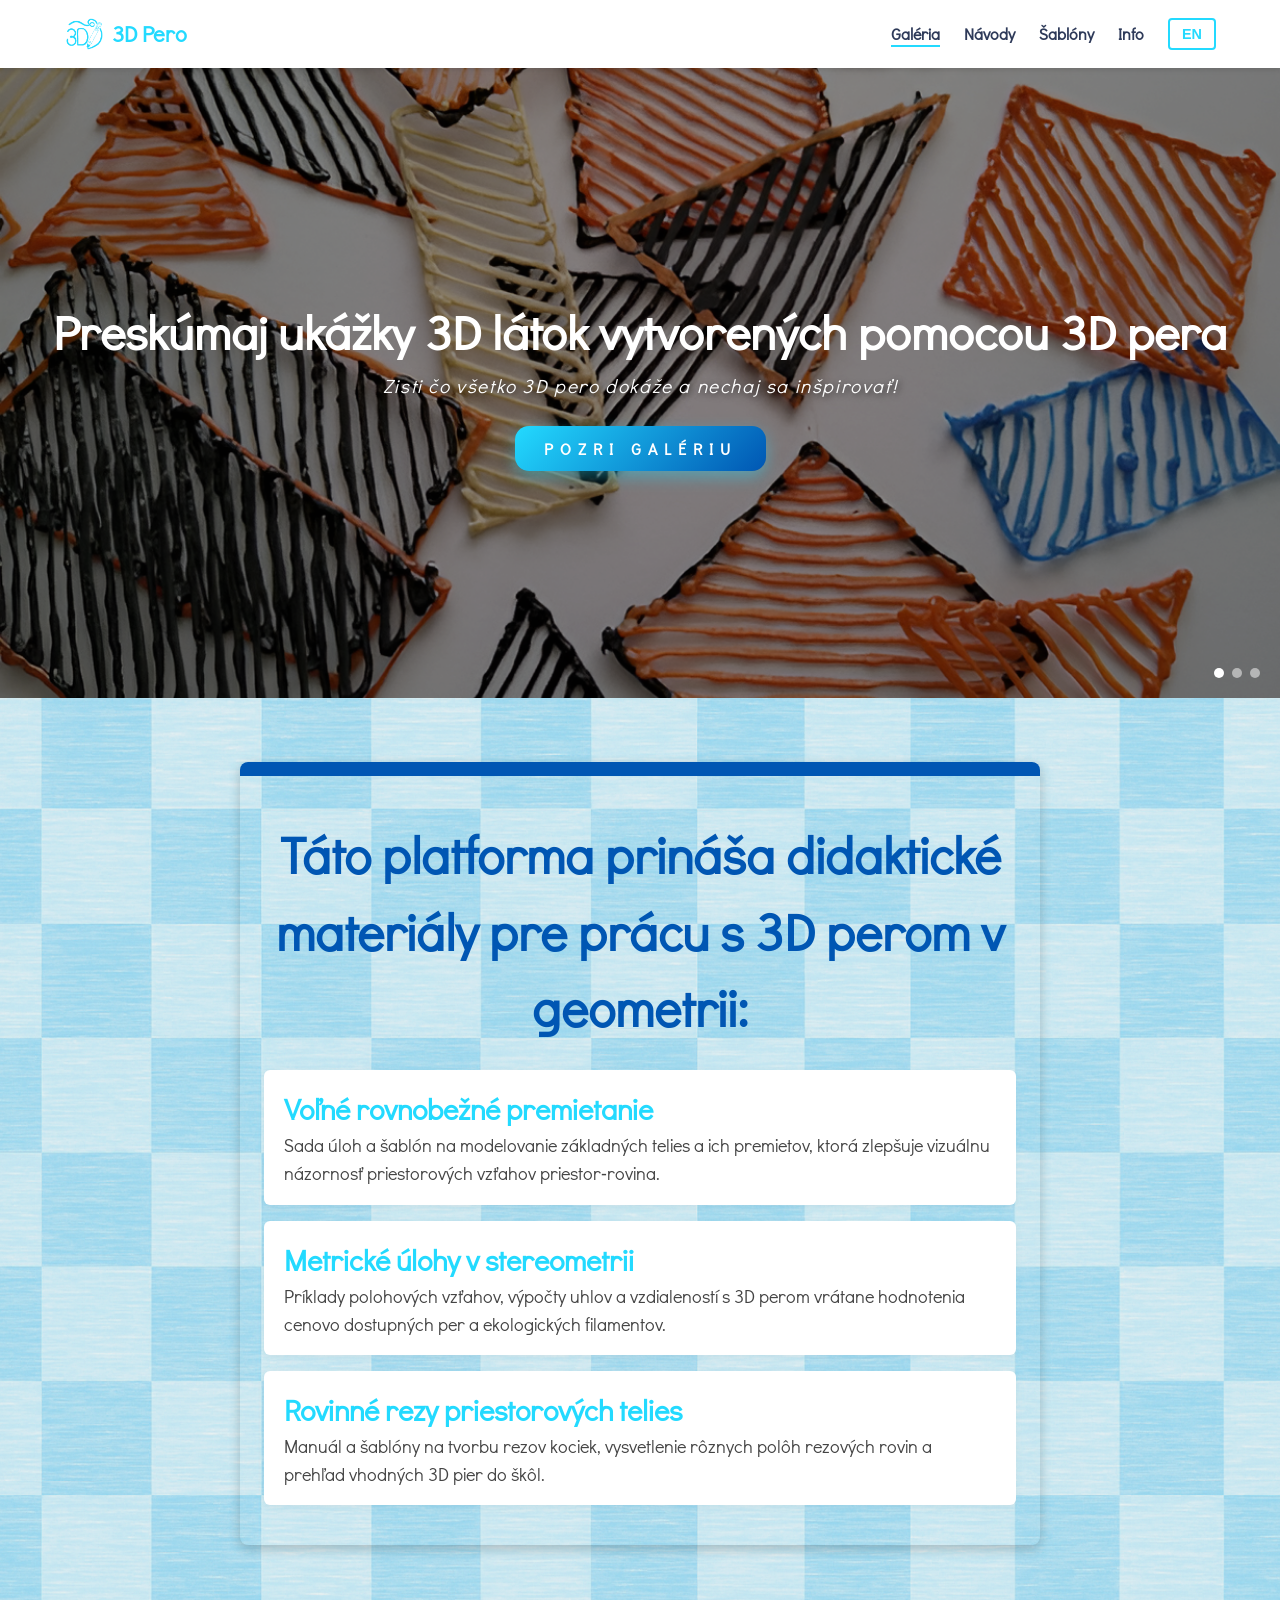
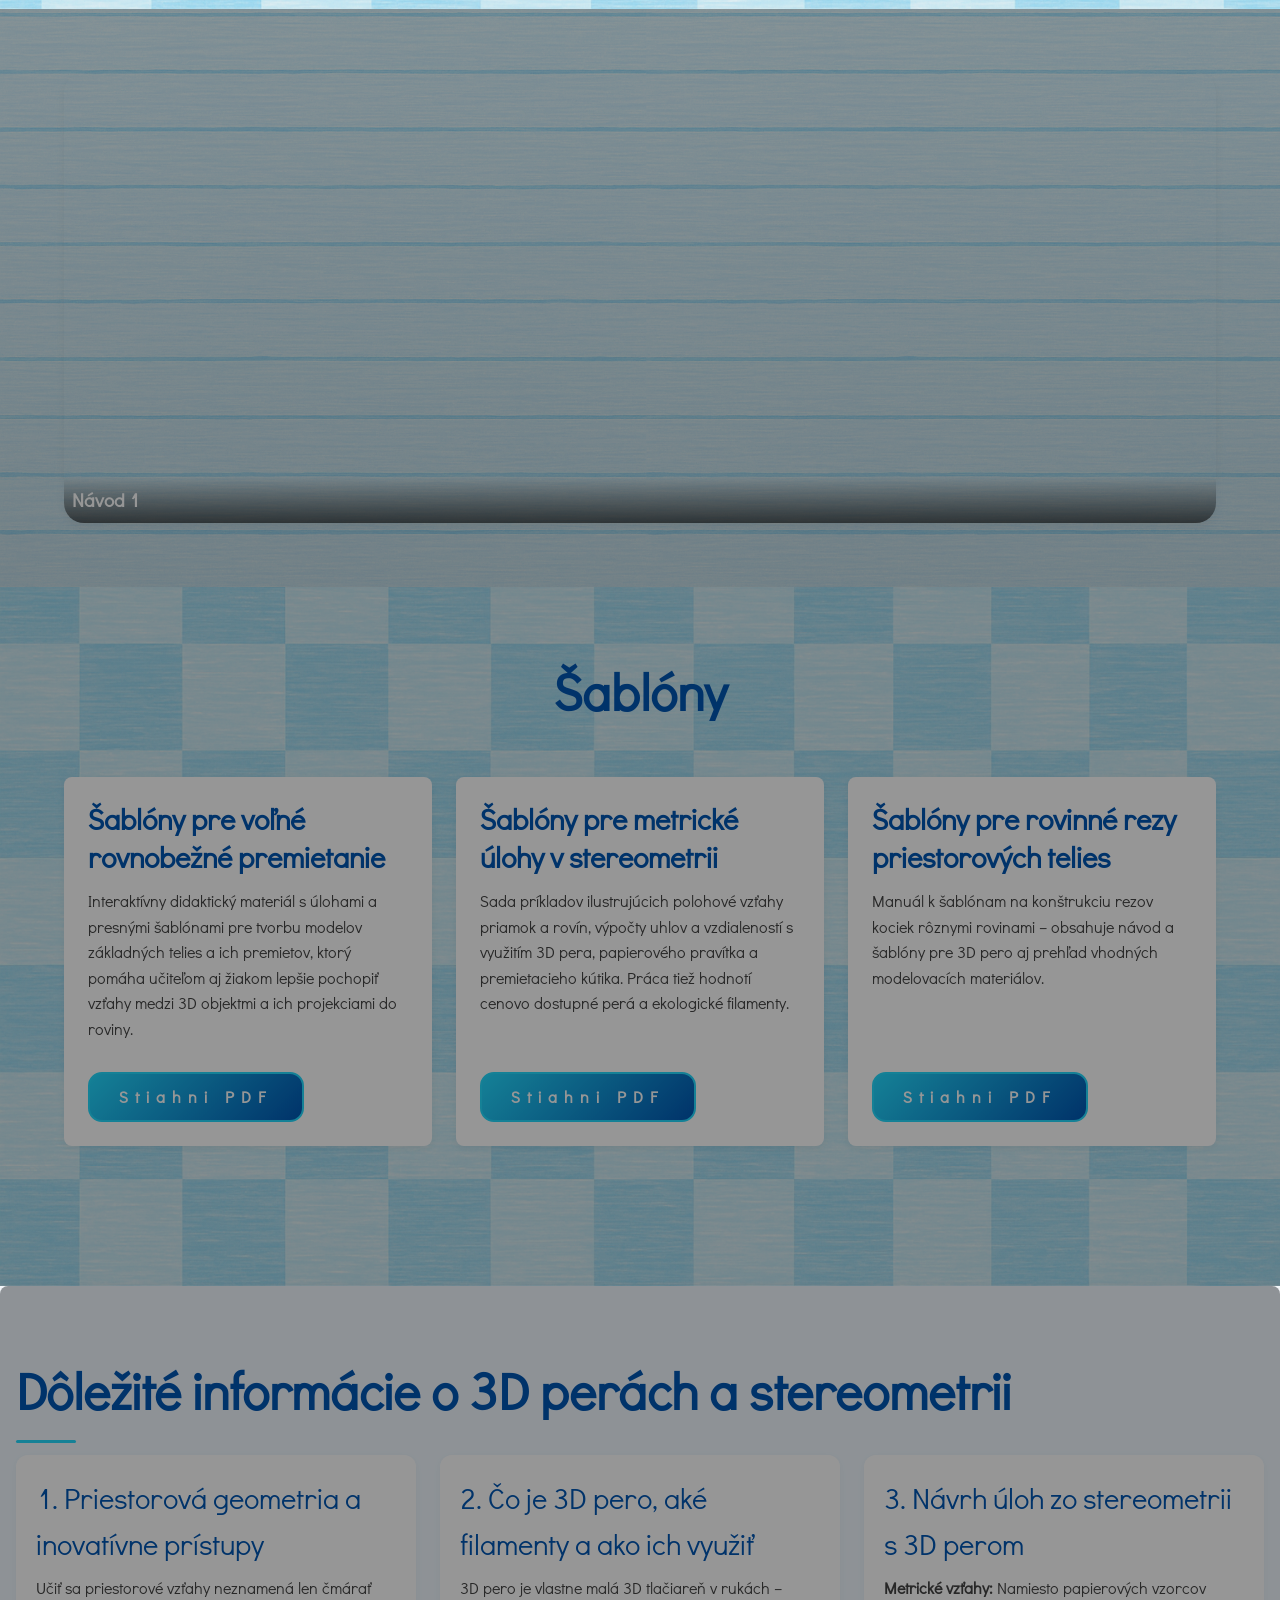
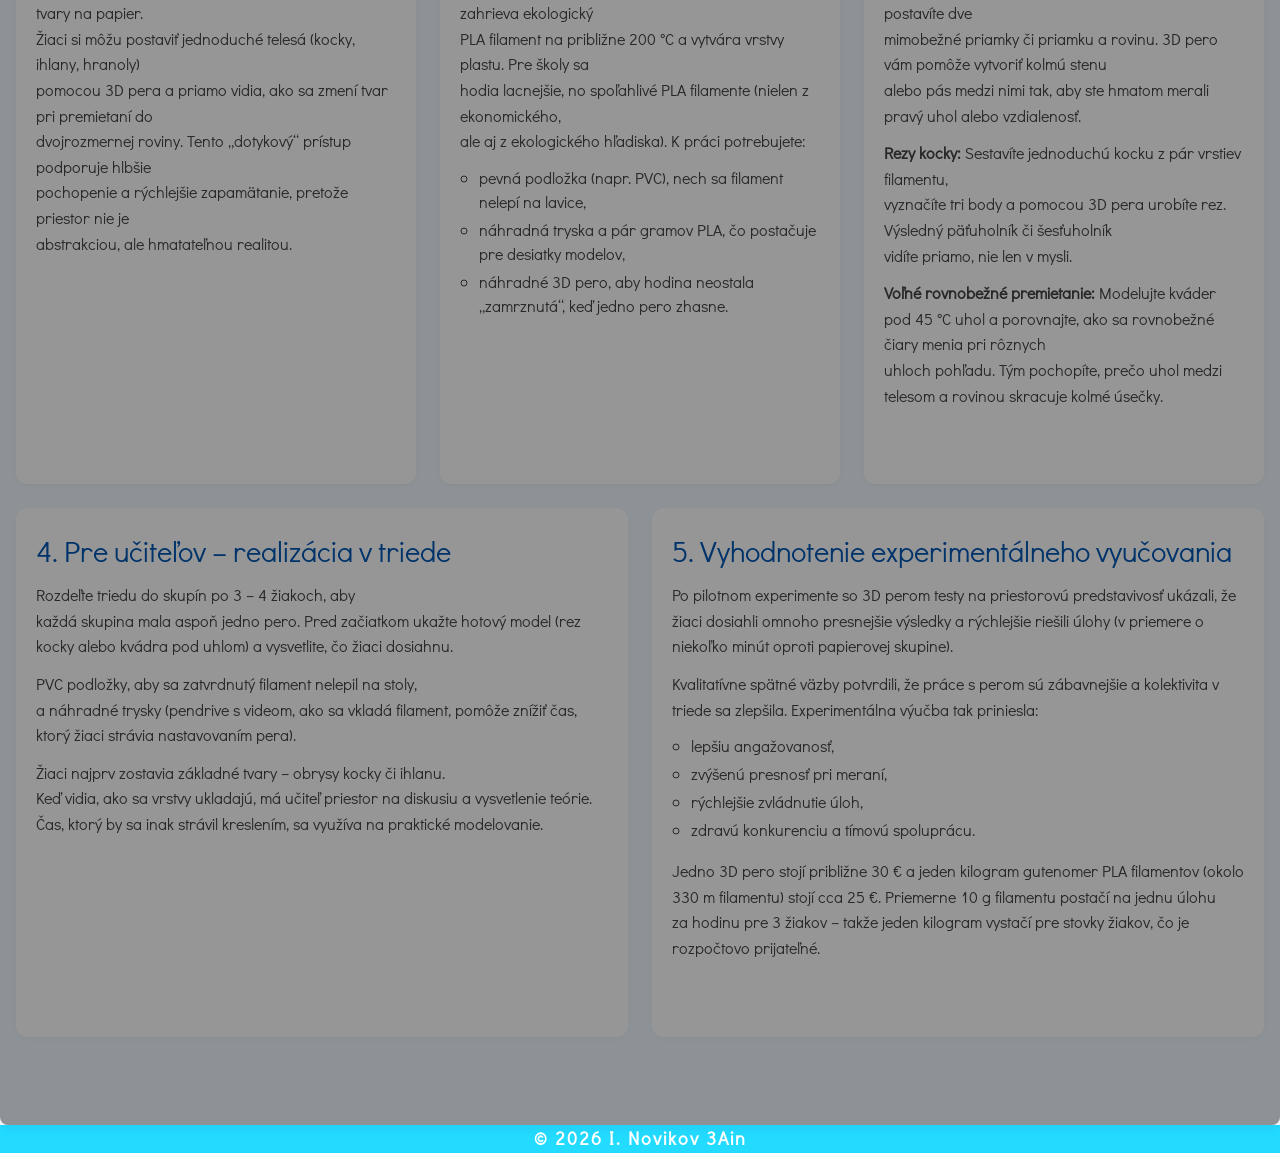
<file: Website/CrossSectionWEB/index.html>
<!DOCTYPE html>
<html lang="sk">
<head>
    <meta charset="UTF-8" />
    <meta name="viewport" content="width=device-width,initial-scale=1.0" />
    <title data-i18n-key="pageTitle">3D Pero – Projekt</title>
    <link rel="icon" type="image/x-icon" href="uploads/photos/logo/3dpen_logo.png" />
    <link rel="preconnect" href="https://fonts.googleapis.com" />
    <link
            href="https://fonts.googleapis.com/css2?family=Inter:wght@400;600;700&display=swap"
            rel="stylesheet"
    />
    <link rel="stylesheet" href="css/styles.css" />
<style>
  #info .info-item.info-flip-card {
    background: transparent;
    box-shadow: none;
    padding: 0;
    perspective: 1200px;
    cursor: pointer;
  }

  #info .info-item.info-flip-card:hover {
    transform: none;
    box-shadow: none;
  }

  #info .info-card-inner {
    position: relative;
    height: 100%;
    transform-style: preserve-3d;
    transition: transform 0.6s ease;
  }

  #info .info-item.is-flipped .info-card-inner {
    transform: rotateY(180deg);
  }

  #info .info-card-face {
    box-sizing: border-box;
    width: 100%;
    min-height: 100%;
    border-radius: 12px;
    background: #fff;
    box-shadow: 0 2px 8px rgba(0,0,0,.04);
    backface-visibility: hidden;
    -webkit-backface-visibility: hidden;
  }

  #info .info-card-front {
    position: relative;
    display: flex;
    flex-direction: column;
    padding: 20px;
    padding-bottom: 64px;
  }

  #info .info-card-back {
    position: absolute;
    inset: 0;
    transform: rotateY(180deg);
    padding: 24px;
    overflow: auto;
    color: #333;
    line-height: 1.55;
    white-space: pre-line;
  }

  #info .info-item.info-flip-card:hover .info-card-face {
    box-shadow: 0 8px 24px rgba(0,0,0,.08);
  }

  #info .info-flip-close {
    position: sticky;
    top: 0;
    float: right;
    width: 34px;
    height: 34px;
    border: 0;
    border-radius: 50%;
    background: #F0FBFF;
    color: #0056b3;
    font-size: 1.25rem;
    font-weight: 700;
    cursor: pointer;
  }
</style>
</head>
<body>

<nav class="nav">

    <div class="container nav__inner">
        <a href="#" class="logo">
            <img src="uploads/photos/logo/3dpen.png" alt="3D Pero logo" />
            <span data-i18n-key="logoText">3D Pero</span>
        </a>

        <ul class="nav__links">
            <li><a href="#hero" data-i18n-key="navGallery">Galéria</a></li>
            <li><a href="#navody" data-i18n-key="navTutorials">Návody</a></li>
            <li><a href="#sablony" data-i18n-key="navBlueprints">Šablóny</a></li>
            <li><a href="#info" data-i18n-key="navInfo">Info</a></li>
        </ul>

        <button id="translate-btn" class="btn btn--secondary btn-translate" data-i18n-key="translateButton">
            EN
        </button>
    </div>
</nav>

<section id="hero" class="hero">
    <div class="hero__slider">
        <div class="slide">
            <img
                    src="uploads/photos/slide1.jpg"
                    alt="Slide 1"
                    onerror="this.onerror=null;this.src='https://via.placeholder.com/1920x1080?text=Slide+1';"
            />
        </div>
        <div class="slide">
            <img
                    src="uploads/photos/slide2.jpg"
                    alt="Slide 2"
                    onerror="this.onerror=null;this.src='https://via.placeholder.com/1920x1080?text=Slide+2';"
            />
        </div>
        <div class="slide">
            <img
                    src="uploads/photos/slide3.jpg"
                    alt="Slide 3"
                    onerror="this.onerror=null;this.src='https://via.placeholder.com/1920x1080?text=Slide+3';"
            />
        </div>
    </div>

    <div class="hero__dots">
        <span class="dot active" data-index="0"></span>
        <span class="dot" data-index="1"></span>
        <span class="dot" data-index="2"></span>
    </div>

    <div class="hero__overlay">
        <h1 class="hero__title" data-i18n-key="heroTitle">
            Preskúmaj ukážky 3D látok vytvorených pomocou 3D pera
        </h1>
        <p class="hero__subtitle" data-i18n-key="heroSubtitle">
            Zisti čo všetko 3D pero dokáže a nechaj sa inšpirovať!
        </p>
        <a href="#" id="open-gallery" class="btn btn--primary" data-i18n-key="openGalleryButton">
            POZRI GALÉRIU
        </a>
    </div>
</section>


<section id="about" class="section section--intro">
    <div class="container">
        <div class="intro__wrapper">

            <p class="intro__text" data-i18n-key="introText">
                Táto platforma prináša didaktické materiály pre prácu s 3D perom v geometrii:
            </p>
            <ul class="intro__list">
                <li data-i18n-key="introItem1">
                    <strong data-i18n-key="introItem1Strong">Voľné rovnobežné premietanie</strong><br />
                    Sada úloh a šablón na modelovanie základných telies a ich premietov, ktorá zlepšuje
                    vizuálnu názornosť priestorových vzťahov priestor‐rovina.
                </li>

                <li data-i18n-key="introItem2">
                    <strong data-i18n-key="introItem2Strong">Metrické úlohy v stereometrii</strong><br />
                    Príklady polohových vzťahov, výpočty uhlov a vzdialeností s 3D perom vrátane hodnotenia
                    cenovo dostupných per a ekologických filamentov.
                </li>

                <li data-i18n-key="introItem3">
                    <strong data-i18n-key="introItem3Strong">Rovinné rezy priestorových telies</strong><br />
                    Manuál a šablóny na tvorbu rezov kociek, vysvetlenie rôznych polôh rezových rovin a
                    prehľad vhodných 3D pier do škôl.
                </li>
            </ul>
        </div>
    </div>

</section>

<section id="navody" class="section section--alt">
    <div class="container">

        <div id="navody-grid" class="grid grid--3col">
            <div class="video-thumb" data-video="uploads/videos/3dPenNavod1.mp4">
                <video class="bg-video" src="uploads/videos/3dPenNavod1.mp4" muted loop playsinline></video>
                <div class="video-overlay"><h3 data-i18n-key="tutorial1">Návod 1</h3></div>
            </div>
        </div>
    </div>
</section>

<section id="sablony" class="section">
    <div class="container">
        <h2 class="section__title" data-i18n-key="blueprintsTitle">Šablóny</h2>
        <div class="sablony-section">


            <article class="sablona" data-topic="Šablóny pre voľné rovnobežné premietanie">
                <h3 data-i18n-key="blueprint1Title">
                    Šablóny pre voľné rovnobežné premietanie
                </h3>
                <p data-i18n-key="blueprint1Desc">
                    Interaktívny didaktický materiál s úlohami a presnými šablónami pre
                    tvorbu modelov základných telies a ich premietov, ktorý pomáha učiteľom
                    aj žiakom lepšie pochopiť vzťahy medzi 3D objektmi a ich projekciami
                    do roviny.
                </p>
                <a
                        href="uploads/blueprints/Šablóny_pre_voľné_rovnobežné_premietanie.pdf"
                        download
                        class="btn btn--secondary sablona-link"
                        data-i18n-key="blueprint1Button"
                >
                    STIAHNI PDF
                </a>
            </article>

            <article class="sablona" data-topic="Šablóny pre metrické úlohy v stereometrii">
                <h3 data-i18n-key="blueprint2Title">
                    Šablóny pre metrické úlohy v stereometrii
                </h3>
                <p data-i18n-key="blueprint2Desc">
                    Sada príkladov ilustrujúcich polohové vzťahy priamok a rovín, výpočty
                    uhlov a vzdialeností s využitím 3D pera, papierového pravítka a
                    premietacieho kútika. Práca tiež hodnotí cenovo dostupné perá a
                    ekologické filamenty.
                </p>
                <a
                        href="uploads/blueprints/Šablóny_pre_metrické_úlohy_v_stereometrii.pdf"
                        download
                        class="btn btn--secondary sablona-link"
                        data-i18n-key="blueprint2Button"
                >
                    STIAHNI PDF
                </a>
            </article>

            <article class="sablona" data-topic="Šablóny pre rovinné rezy priestorových telies">
                <h3 data-i18n-key="blueprint3Title">
                    Šablóny pre rovinné rezy priestorových telies
                </h3>
                <p data-i18n-key="blueprint3Desc">
                    Manuál k šablónam na konštrukciu rezov kociek rôznymi rovinami –
                    obsahuje návod a šablóny pre 3D pero aj prehľad vhodných
                    modelovacích materiálov.
                </p>
                <a
                        href="uploads/blueprints/Šablóny_pre_rovinné_rezy_priestorových_telies.pdf"
                        download
                        class="btn btn--secondary sablona-link"
                        data-i18n-key="blueprint3Button"
                >
                    STIAHNI PDF
                </a>
            </article>

        </div>
    </div>
</section>

<section id="info" class="section info-block">
  <div class="info-container">
    <h2 class="info-title" data-i18n-key="infoTitle">
      Dôležité informácie o 3D perách a stereometrii
    </h2>

    <div class="info-items-row1">
      <div class="info-item">
        <h3 class="item-subtitle" data-i18n-key="info1Title">
          1. Priestorová geometria a inovatívne prístupy
        </h3>
        <p data-i18n-key="info1Para1">
          Učiť sa priestorové vzťahy neznamená len čmárať tvary na papier.
          Žiaci si môžu postaviť jednoduché telesá (kocky, ihlany, hranoly)
          pomocou 3D pera a priamo vidia, ako sa zmení tvar pri premietaní do
          dvojrozmernej roviny. Tento „dotykový“ prístup podporuje hlbšie
          pochopenie a rýchlejšie zapamätanie, pretože priestor nie je
          abstrakciou, ale hmatateľnou realitou.
        </p>
        <a class="info-hint" href="/tema/priestorova-geometria" aria-label="Kliknite pre viac info">
          Kliknite pre viac info
        </a>
      </div>

      <div class="info-item">
        <h3 class="item-subtitle" data-i18n-key="info2Title">
          2. Čo je 3D pero, aké filamenty a ako ich využiť
        </h3>
        <p data-i18n-key="info2Para1">
          3D pero je vlastne malá 3D tlačiareň v rukách – zahrieva ekologický
          PLA filament na približne 200 °C a vytvára vrstvy plastu. Pre školy sa
          hodia lacnejšie, no spoľahlivé PLA filamente (nielen z ekonomického,
          ale aj z ekologického hľadiska). K práci potrebujete:
        </p>
        <ul class="sub-list" data-i18n-key="info2List">
          <li>pevná podložka (napr. PVC), nech sa filament nelepí na lavice,</li>
          <li>náhradná tryska a pár gramov PLA, čo postačuje pre desiatky modelov,</li>
          <li>náhradné 3D pero, aby hodina neostala „zamrznutá“, keď jedno pero zhasne.</li>
        </ul>
        <a class="info-hint" href="/tema/3d-pero-a-filamenty" aria-label="Kliknite pre viac info">
          Kliknite pre viac info
        </a>
      </div>

      <div class="info-item">
        <h3 class="item-subtitle" data-i18n-key="info3Title">
          3. Návrh úloh zo stereometrii s 3D perom
        </h3>
        <p>
          <strong data-i18n-key="info3Strong1">Metrické vzťahy:</strong>
          <span data-i18n-key="info3Para1">
            Namiesto papierových vzorcov postavíte dve mimobežné priamky či priamku a rovinu.
            3D pero vám pomôže vytvoriť kolmú stenu alebo pás medzi nimi tak, aby ste hmatom
            merali pravý uhol alebo vzdialenosť.
          </span>
        </p>
        <p>
          <strong data-i18n-key="info3Strong2">Rezy kocky:</strong>
          <span data-i18n-key="info3Para2">
            Sestavíte jednoduchú kocku z pár vrstiev filamentu, vyznačíte tri body a pomocou
            3D pera urobíte rez. Výsledný päťuholník či šesťuholník vidíte priamo, nie len v mysli.
          </span>
        </p>
        <p>
          <strong data-i18n-key="info3Strong3">Voľné rovnobežné premietanie:</strong>
          <span data-i18n-key="info3Para3">
            Modelujte kváder pod 45 °C uhol a porovnajte, ako sa rovnobežné čiary menia pri rôznych
            uhlách pohľadu. Tým pochopíte, prečo uhol medzi telesom a rovinou skracuje kolmé úsečky.
          </span>
        </p>
        <a class="info-hint" href="/tema/stereometria-uloha" aria-label="Kliknite pre viac info">
          Kliknite pre viac info
        </a>
      </div>
    </div>

    <div class="info-items-row2">
      <div class="info-item">
        <h3 class="item-subtitle" data-i18n-key="info4Title">
          4. Pre učiteľov – realizácia v triede
        </h3>
        <p data-i18n-key="info4Para1">
          <strong data-i18n-key="info4Strong1">Organizácia:</strong>
          Rozdeľte triedu do skupín po 3 – 4 žiakoch, aby každá skupina mala aspoň jedno pero.
          Pred začiatkom ukažte hotový model (rez kocky alebo kvádra pod uhlom) a vysvetlite, čo žiaci dosiahnu.
        </p>
        <p data-i18n-key="info4Para2">
          <strong data-i18n-key="info4Strong2">Pomôcky:</strong> PVC podložky, aby sa zatvrdnutý filament nelepil na stoly,
          a náhradné trysky (pendrive s videom, ako sa vkladá filament, pomôže znížiť čas,
          ktorý žiaci strávia nastavovaním pera).
        </p>
        <p data-i18n-key="info4Para3">
          <strong data-i18n-key="info4Strong3">Priebeh hodiny:</strong> Žiaci najprv zostavia základné tvary – obrysy kocky či ihlanu.
          Keď vidia, ako sa vrstvy ukladajú, má učiteľ priestor na diskusiu a vysvetlenie teórie.
          Čas, ktorý by sa inak strávil kreslením, sa využíva na praktické modelovanie.
        </p>
        <a class="info-hint" href="/tema/realizacia-v-triede" aria-label="Kliknite pre viac info">
          Kliknite pre viac info
        </a>
      </div>

      <div class="info-item">
        <h3 class="item-subtitle" data-i18n-key="info5Title">
          5. Vyhodnotenie experimentálneho vyučovania
        </h3>
        <p data-i18n-key="info5Para1">
          Po pilotnom experimente so 3D perom testy na priestorovú predstavivosť ukázali, že
          žiaci dosiahli omnoho presnejšie výsledky a rýchlejšie riešili úlohy (v priemere o
          niekoľko minút oproti papierovej skupine).
        </p>
        <p data-i18n-key="info5Para2">
          Kvalitatívne spätné väzby potvrdili, že práce s perom sú zábavnejšie a kolektivita v
          triede sa zlepšila. Experimentálna výučba tak priniesla:
        </p>
        <ul class="sub-list" data-i18n-key="info5List">
          <li>lepšiu angažovanosť,</li>
          <li>zvýšenú presnosť pri meraní,</li>
          <li>rýchlejšie zvládnutie úloh,</li>
          <li>zdravú konkurenciu a tímovú spoluprácu.</li>
        </ul>
        <p data-i18n-key="info5Para3">
          Jedno 3D pero stojí približne 30 € a jeden kilogram gutenomer PLA filamentov (okolo
          330 m filamentu) stojí cca 25 €. Priemerne 10 g filamentu postačí na jednu úlohu
          za hodinu pre 3 žiakov – takže jeden kilogram vystačí pre stovky žiakov, čo je
          rozpočtovo prijateľné.
        </p>
        <a class="info-hint" href="/tema/vyhodnotenie" aria-label="Kliknite pre viac info">
          Kliknite pre viac info
        </a>
      </div>
    </div>
  </div>
</section>


<div id="gallery-modal" class="gallery-modal hidden">
    <div class="gallery-modal-overlay"></div>
    <div class="gallery-modal-content">
        <button id="gallery-close" class="gallery-modal-close">✕</button>
        <input id="gallery-search" class="gallery-search" placeholder="Hľadaj v galérii…" />

        <h3 class="modal-section-title" data-i18n-key="galleryPhotos">Fotky</h3>
        <div id="gallery-photo-grid" class="gallery-grid"></div>

        <h3 class="modal-section-title" data-i18n-key="galleryVideos">Videá</h3>
        <div id="gallery-video-grid" class="gallery-grid"></div>
    </div>
</div>

<div id="info-modal" class="info-modal hidden">
    <div class="info-modal-overlay"></div>
    <div class="info-modal-content">
        <button id="info-close" class="info-modal-close">✕</button>
        <div id="info-modal-text" class="info-modal-text">

        </div>
    </div>
</div>

<footer class="site-footer">
    <div class="container">
        <p data-i18n-key="footerText">© 2026 I. Novikov 3Ain</p>
    </div>
</footer>

<script src="js/main.js"></script>
</body>
</html>
</file>
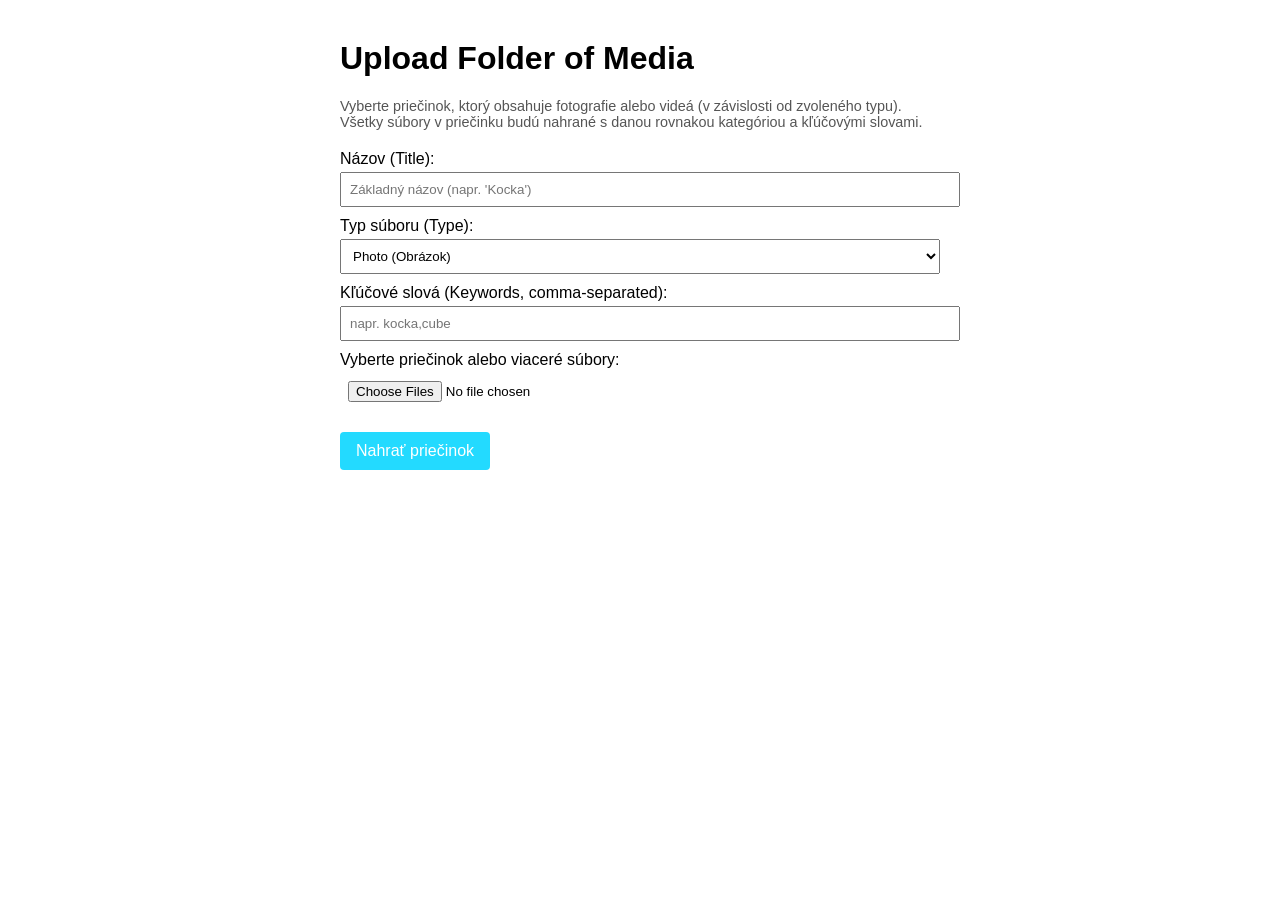
<file: Website/CrossSectionWEB/upload.html>
<!DOCTYPE html>
<html lang="sk">
<head>
    <meta charset="UTF-8">
    <title>Upload Folder of Media</title>
    <style>
        body {
            font-family: Arial, sans-serif;
            max-width: 600px;
            margin: 40px auto;
            padding: 0 20px;
        }
        label {
            display: block;
            margin-bottom: 10px;
        }
        input[type="text"], select, input[type="file"] {
            width: 100%;
            padding: 8px;
            margin-top: 4px;
        }
        button {
            margin-top: 12px;
            padding: 10px 16px;
            background-color: #23DAFF;
            border: none;
            color: #fff;
            font-size: 1rem;
            cursor: pointer;
            border-radius: 4px;
        }
        button:hover {
            background-color: #1bb8db;
        }
        .note {
            font-size: 0.9rem;
            color: #555;
            margin-bottom: 20px;
        }
        .message {
            margin-top: 20px;
            padding: 10px;
            border-radius: 4px;
        }
        .success {
            background-color: #e0f8e9;
            border: 1px solid #9ae69c;
            color: #1d7f3c;
        }
        .error {
            background-color: #fde0e0;
            border: 1px solid #e69c9c;
            color: #7f1d1d;
        }
    </style>
</head>
<body>
<h1>Upload Folder of Media</h1>
<p class="note">
    Vyberte priečinok, ktorý obsahuje fotografie alebo videá (v závislosti od zvoleného typu).<br>
    Všetky súbory v priečinku budú nahrané s danou rovnakou kategóriou a kľúčovými slovami.
</p>

<form action="upload.php" method="post" enctype="multipart/form-data">
    <label>
        Názov (Title):
        <input type="text" name="title" required placeholder="Základný názov (napr. 'Kocka')">
    </label>

    <label>
        Typ súboru (Type):
        <select name="type" required>
            <option value="photo">Photo (Obrázok)</option>
            <option value="video">Video</option>
        </select>
    </label>

    <label>
        Kľúčové slová (Keywords, comma-separated):
        <input type="text" name="keywords" placeholder="napr. kocka,cube">
    </label>

    <label>
        Vyberte priečinok alebo viaceré súbory:<br>
        <input type="file" name="files[]" webkitdirectory directory multiple required>
    </label>

    <button type="submit">Nahrať priečinok</button>
</form>
</body>
</html>
</file>
<file: Website/CrossSectionWEB/css/styles.css>
@font-face {
    font-family: 'DidactGothic';
    src: url('../fonts/Didactgothic-23ev.ttf') format('truetype');
    font-weight: normal;
    font-style: normal;
}

:root {
    --color-bg: #f4f7fa;
    --color-white: #ffffff;
    --color-text: #2e3a59;
    --color-accent: #23DAFF;
    --color-primary-dark: #0056b3;
    --transition: 0.3s ease;
}

* {
    margin: 0;
    padding: 0;
    box-sizing: border-box;
}

html, body {
    font-family: 'DidactGothic', sans-serif;
    background: var(--color-bg);
    color: var(--color-text);
    line-height: 1.6;
}

.container {
    width: 90%;
    max-width: 1200px;
    margin: 0 auto;
}

.section {
    padding: 100px 0;
}

.section--alt {
    background: var(--color-white);
}

#about {
    background: linear-gradient(rgba(0, 0, 0, 0.05), rgba(0, 0, 0, 0.05)), url('../uploads/photos/backgrounds/new_background1.png') center/cover no-repeat;
    position: relative;
}
#about::before {
    content: '';
    position: absolute;
    inset: 0;
    
}
#about .container {
    position: relative;
    background: none;
    padding: 40px 24px;
    border-radius: 8px;
    max-width: 800px;
    margin: 0 auto;
    box-shadow: 0 4px 12px rgba(0, 0, 0, 0.2);
    text-align: center;
    border-top: solid #0056b3 14px;
}
#about .intro__text {
    font-size: 3.2rem;
    font-weight: 600;
    color: var(--color-primary-dark);
    margin-bottom: 24px;
    line-height: 1.5;
}
#about .intro__list {
    list-style-type: none;
    display: flex;
    flex-direction: column;
    gap: 16px;
    margin-top: 16px;
}
#about .intro__list li {
    background: var(--color-white);
    padding: 16px 20px;
    border-radius: 6px;
    box-shadow: 0 2px 8px rgba(0, 0, 0, 0.04);
    text-align: left;
    font-size: 1.1rem;
    color: #444;
    line-height: 1.6;
}
#about .intro__list li strong {
    color: var(--color-accent);
    font-size: 1.8rem;
}

#navody {
    background: linear-gradient(rgba(0, 0, 0, 0), rgba(0, 0, 0, 0.1)),
    url('../uploads/photos/backgrounds/bg_navody.png')
    center/cover no-repeat;
}

.nav {
    position: sticky;
    top: 0;
    width: 100%;
    background: rgba(255,255,255,0.95);
    backdrop-filter: blur(5px);
    box-shadow: 0 2px 5px rgba(0,0,0,0.1);
    z-index: 1000;
}
.nav__inner {
    display: flex;
    align-items: center;
    justify-content: space-between;
    padding: 16px 0;
}
.logo {
    display: flex;
    align-items: center;
    gap: 8px;
    text-decoration: none;
}
.logo img {
    height: 32px;
}
.logo span {
    font-size: 1.4rem;
    font-weight: 700;
    color: var(--color-accent);
}
.nav__links {
    list-style: none;
    display: flex;
    gap: 24px;
}
.nav__links a {
    text-decoration: none;
    font-weight: 600;
    color: var(--color-text);
    position: relative;
}
.nav__links a::after {
    content: '';
    position: absolute;
    left: 0;
    bottom: -4px;
    width: 0;
    height: 2px;
    background: var(--color-accent);
    transition: width var(--transition);
}
.nav__links a:hover::after {
    width: 100%;
}

html {
    scroll-behavior: smooth;
}

.btn {
    display: inline-block;
    text-decoration: none;
    font-weight: 600;
    padding: 10px 18px;
    border-radius: 4px;
    transition: background var(--transition);
}
.btn--primary {
    background: var(--color-accent);
    color: var(--color-white);
}
.btn--primary:hover {
    background: var(--color-primary-dark);
}
.btn--secondary {
    background: var(--color-white);
    color: var(--color-accent);
    border: 2px solid var(--color-accent);
}
.btn--secondary:hover {
    background: var(--color-accent);
    color: var(--color-white);
}

.hero {
    position: relative;
    height: 70vh;
    overflow: hidden;
}
.slide {
    flex: 1;
    background-size: cover;
    background-position: center;
}
@keyframes slide {
    0%,33%   { transform: translateX(0); }
    34%,66%  { transform: translateX(-33.3333%); }
    67%,100% { transform: translateX(-66.6667%); }
}
.hero__overlay {
    position: absolute;
    inset: 0;
    background: rgba(0,0,0,0.4);
    display: flex;
    flex-direction: column;
    justify-content: center;
    align-items: center;
    text-align: center;
    color: #fff;
    padding: 0 16px;
}
.hero__overlay .btn--primary {
    background: linear-gradient(135deg, var(--color-accent) 0%, var(--color-primary-dark) 100%);
    padding: 10px 29px;
    font-size: 1rem;
    font-weight: 700;
    border: none;
    border-radius: 14px;
    box-shadow: 0 6px 16px rgba(35, 218, 255, 0.4);
    transition: transform 0.3s ease, box-shadow 0.3s ease;
}
.hero__overlay .btn--primary:hover {
    transform: translateY(-2px);
    box-shadow: 0 8px 24px rgba(35,218,255, 0.6);
}
.hero__subtitle {
    font-size: 1.5rem;
    font-style: italic;
    margin-bottom: 2rem;
    text-shadow: 2px 2px 6px rgba(0,0,0,0.6);
}
.hero__subtitle {
    font-size: 1.2rem;
    margin-bottom: 1.5rem;
}

.grid {
    display: grid;
    gap: 24px;
}
.grid--3col {
    grid-template-columns: repeat(auto-fit, minmax(240px,1fr));
}
.grid--4col {
    grid-template-columns: repeat(auto-fit, minmax(200px,1fr));
}

.card {
    background: #fff;
    border-radius: 8px;
    overflow: hidden;
    box-shadow: 0 4px 10px rgba(0,0,0,0.05);
    transition: transform var(--transition), box-shadow var(--transition);
}
.card:hover {
    transform: translateY(-4px);
    box-shadow: 0 8px 20px rgba(0,0,0,0.1);
}
.card__info {
    font-size: 1rem;
    font-weight: 600;
    margin: 16px;
    text-align: left;
}

.video-thumb {
    position: relative;
    overflow: hidden;
    width: 100%;
    height: 50vh;
    border-radius: 20px;
    box-shadow: 0 4px 10px rgba(0,0,0,0.05);
    cursor: pointer;
    transition: transform .3s;
}
.video-thumb:hover {
    transform: translateY(-4px) scale(1.02);
}
.video-thumb .bg-video {
    position: absolute;
    inset: 0;
    object-fit: cover;
    width: 100%;
    height: 100%;
}
.video-overlay {
    position: absolute;
    bottom: 0;
    left: 0;
    right: 0;
    background: linear-gradient(to top, rgba(0,0,0,0.6), transparent);
    padding: 8px;
    color: #fff;
    font-weight: 600;
    text-align: left;
    pointer-events: none;
}

.video-modal,
.gallery-modal {
    position: fixed;
    inset: 0;
    display: flex;
    align-items: center;
    justify-content: center;
}
.video-modal {
    background: rgba(0,0,0,0.6);
    z-index: 3000;
}
.gallery-modal {
    z-index: 3000;
}
.gallery-modal.hidden {
    display: none;
}

.video-modal-content {
    background: #000;
    padding: 16px;
    position: relative;
    border-radius: 20px;
    width: 50vw;
    max-width: 800px;
    overflow: visible;
}
.video-modal-content video {
    width: 100%;
    height: auto;
    display: block;
}

.gallery-modal-overlay {
    position: absolute;
    inset: 0;
    background: rgba(0,0,0,0.8);
    z-index: 1;
}
.gallery-modal-content {
    background: var(--color-white);
    padding: 24px;
    position: relative;
    width: 90vw;
    max-width: 1000px;
    height: 80vh;
    display: flex;
    flex-direction: column;
    box-shadow: 0 8px 24px rgba(0,0,0,0.2);
    border-radius: 20px;
    overflow: hidden;
    z-index: 2;
    border: 2px solid var(--color-accent);
}

.modal-section-title {
    margin-top: 16px;
    margin-bottom: 8px;
    font-size: 1.2rem;
    text-align: left;
}

.gallery-grid {
    display: grid;
    gap: 12px;
    grid-template-columns: repeat(auto-fill, minmax(140px, 1fr));
    align-content: start;
    overflow-y: auto;
    padding-right: 8px;
    flex: none;
}
.gallery-thumb {
    width: 100%;
    height: 100px;
    overflow: hidden;
    border-radius: 4px;
    background: #f0f0f0;
    cursor: pointer;
    transition: transform var(--transition), box-shadow var(--transition);
}
.gallery-thumb:hover {
    transform: translateY(-4px);
    box-shadow: 0 4px 12px rgba(0,0,0,0.1);
}
.gallery-thumb img {
    width: 100%;
    height: 100%;
    object-fit: cover;
    display: block;
}

.gallery-search {
    border: 1px solid #ccc;
    border-radius: 4px;
    padding: 8px 12px;
    margin-bottom: 16px;
    font-size: 1rem;
    max-width: 400px;
    width: 100%;
}

.video-modal-close,
.gallery-modal-close,
.gallery-image-close {
    position: absolute;
    top: 12px;
    right: 12px;
    width: 40px;
    height: 40px;
    background: var(--color-accent);
    color: #fff;
    border: none;
    border-radius: 50%;
    font-size: 20px;
    display: flex;
    align-items: center;
    justify-content: center;
    cursor: pointer;
    z-index: 9999;
    box-shadow: 0 2px 6px rgba(0,0,0,0.2);
    transition: background .2s;
}
.video-modal-close:hover,
.gallery-modal-close:hover,
.gallery-image-close:hover {
    background: #1bb8db;
}

.gallery-image-modal {
    position: fixed;
    inset: 0;
    display: flex;
    align-items: center;
    justify-content: center;
    z-index: 4000;
}
.gallery-image-overlay {
    position: absolute;
    inset: 0;
    background: rgba(0,0,0,0.8);
    z-index: 1;
}

.gallery-image-content {
    position: relative;
    z-index: 2;
    max-width: 90vw;
    max-height: 90vh;
    overflow: visible;
    background: var(--color-white);
    border-radius: 20px;
    border: 2px solid var(--color-accent);
    box-shadow: 0 8px 24px rgba(0,0,0,0.3);
}
.gallery-image-content img {
    width: 100%;
    height: auto;
    display: block;
    border-radius: 20px !important;
}

@media (max-width: 1024px) {
    .grid--3col { grid-template-columns: repeat(auto-fit,minmax(200px,1fr)); }
    .grid--4col { grid-template-columns: repeat(auto-fit,minmax(150px,1fr)); }
    .video-thumb { height: 40vh; }
}
@media (max-width: 768px) {
    .grid--3col, .grid--4col { grid-template-columns: 1fr 1fr; }
    .video-thumb { height: 30vh; }
}
@media (max-width: 480px) {
    .grid--3col, .grid--4col { grid-template-columns: 1fr; }
    .video-thumb { height: 20vh; }
    .intro__text { padding-left: 0; background: none; }
}

#sablony > div > div > article:nth-child(1),
#sablony > div > div > article:nth-child(2),
#sablony > div > div > article:nth-child(3) {
    margin-top: 20px;
}

#hero > div.hero__overlay {
    font-size: 3rem;
}

.hero__slider {
    display: flex;
    width: 300%;
    transition: transform 0.6s ease-in-out;
}

.hero__dots {
    position: absolute;
    bottom: 20px;
    right: 20px;
    display: flex;
    gap: 8px;
    z-index: 2;
}

.hero__dots .dot {
    width: 10px;
    height: 10px;
    background: #fff;
    opacity: 0.5;
    border-radius: 50%;
    cursor: pointer;
    transition: opacity 0.3s;
}

.hero__dots .dot.active {
    opacity: 1;
}

.hero__slider .slide {
    flex: 1;
    overflow: hidden;
    position: relative;
}

.hero__slider .slide img {
    width: 100%;
    height: 100%;
    object-fit: cover;
    display: block;
}

#open-gallery {
    letter-spacing: 7px;
}

.section,
.hero {
    transition: opacity 0.3s ease, filter 0.3s ease;
}
.section.inactive,
.hero.inactive {
    opacity: 1;
    filter: brightness(0.59);
}
.section.active,
.hero.active {
    opacity: 1;
    filter: brightness(1);
}

#sablony {
    background: linear-gradient(rgba(0, 0, 0, 0.05), rgba(0, 0, 0, 0.05)), url(../uploads/photos/backgrounds/new_background1.png) center / cover no-repeat;
    background-position: bottom;
}



.info-container {
    padding: 60px 0;
    margin: 0 1rem !important;
}

.info-block {
    background: #f0f8ff;
    border-radius: 8px;
    box-shadow: 0 4px 12px rgba(0, 0, 0, 0.05);
    padding: 32px 24px;
    position: relative;
}

.info-title {
    font-size: 3.2rem;
    color: #0056b3;
    margin-bottom: 12px;
    font-weight: 600;
    position: relative;
}

.info-title::after {
    content: '';
    display: block;
    width: 60px;
    height: 3px;
    background: #23DAFF;
    margin-top: 8px;
    border-radius: 2px;
}

.info-intro {
    font-size: 1.1rem;
    color: #333;
    margin-bottom: 24px;
    line-height: 1.6;
}

.info-items-row1 {
    display: grid;
    grid-template-columns: repeat(3, 1fr);
    justify-content: center;
    gap: 24px;
    margin-bottom: 24px;
}

.info-items-row2 {
    display: grid;
    grid-template-columns: repeat(2, 1fr);
    justify-content: center;
    gap: 24px;
    margin-bottom: 24px;
}

.info-item {
    background: #ffffff;
    border-radius: 6px;
   
    padding: 20px;
    transition: transform 0.2s ease, box-shadow 0.2s ease;
    display: flex;
    flex-direction: column;
}
.info-item:hover {
    transform: translateY(-4px);
    box-shadow: 0 4px 12px rgba(0, 0, 0, 0.08);
}

.item-subtitle {
    font-size: 1.8rem;
    color: #0056b3;
    margin-bottom: 8px;
    font-weight: 500;
}

.info-item p {
    font-size: 1rem;
    color: #444;
    line-height: 1.6;
    margin-bottom: 12px;
}

.sub-list {
    list-style-type: disc;
    margin-left: 1.2em;
    margin-bottom: 12px;
}
.sub-list li {
    margin-bottom: 4px;
    font-size: 1rem;
    color: #444;
    line-height: 1.5;
}

.info-footer {
    text-align: right;
    margin-top: 12px;
}

.info-footer .btn {
    padding: 10px 20px;
    font-size: 0.95rem;
    border-radius: 6px;
}

@media (max-width: 600px) {
    .info-block {
        padding: 24px 16px;
    }
    .info-title {
        font-size: 1.5rem;
    }
    .info-intro {
        font-size: 1rem;
    }
    .info-items-row1,
    .info-items-row2 {
        gap: 16px;
    }
    .info-item {
        padding: 16px;
    }
    .item-subtitle {
        font-size: 1.1rem;
    }
    .info-item p,
    .sub-list li {
        font-size: 0.95rem;
    }
}

#sablony .section__title {
    font-size: 3.2rem;
    font-weight: 600;
    color: #0056b3;
    text-align: center;
    margin-bottom: 24px;
}

.sablony-section {
    display: grid;
    gap: 24px;
    grid-template-columns: repeat(auto-fit, minmax(280px, 1fr));
    margin-top: 16px;
    margin-bottom: 76px;
}

.sablona {
    background: #ffffff;
    border-radius: 8px;
    box-shadow: 0 2px 8px rgba(0, 0, 0, 0.05);
    padding: 24px;
    display: flex;
    flex-direction: column;
    position: relative;
    transition: transform 0.2s ease, box-shadow 0.2s ease;
}

.sablona:hover {
    transform: translateY(-4px);
    box-shadow: 0 4px 16px rgba(0, 0, 0, 0.1);
}

.sablona h3 {
    font-size: 1.8rem;
    color: #0056b3;
    margin-bottom: 12px;
    line-height: 1.3;
}

.sablona p {
    font-size: 1rem;
    color: #444;
    line-height: 1.6;
    margin-bottom: 80px;
}

.sablona-link {
    position: absolute;
    bottom: 24px;
    left: 24px;
    text-decoration: none;
    font-size: 0.95rem;
    padding: 8px 20px;
    border-radius: 6px;
    transition: background var(--transition), color var(--transition);
    background: var(--color-white);
    color: var(--color-accent);
    border: 2px solid var(--color-accent);
}

.sablona-link:hover {
    background: var(--color-accent);
    color: var(--color-white);
}

@media (max-width: 600px) {
    .sablony-section {
        gap: 16px;
    }

    .sablona {
        padding: 16px;
    }

    .sablona h3 {
        font-size: 1.1rem;
    }

    .sablona p {
        font-size: 0.95rem;
        margin-bottom: 40px;
    }

    .sablona-link {
        bottom: 16px;
        left: 16px;
        font-size: 0.9rem;
        padding: 6px 16px;
    }

    #info > div {
        margin: 0 300px !important;
    }

    .site-footer {
        background: var(--color-primary-dark);
        color: var(--color-white);
        text-align: center;
        padding: 20px 0;
        font-size: 0.9rem;
    }

    body {
        display: flex;
        flex-direction: column;
        min-height: 100vh;
    }

    .section, .hero, .site-footer {
        flex-shrink: 0;
    }

    .site-footer {
        margin-top: auto;
        text-align: center !important;

    }

}

body > footer {
    text-align: center;
    color: white;
    font-size: 1.1rem;
    font-weight: bold;
    letter-spacing: 2px;
    background-color: #23DAFF;
}
.info-modal {
    position: fixed;
    inset: 0;
    display: flex;
    align-items: center;
    justify-content: center;
    z-index: 5000;
    perspective: 1000px;
}

.info-modal.hidden {
    display: none;
}

.info-modal-overlay {
    position: absolute;
    inset: 0;
    background: rgba(0, 0, 0, 0.6);
    backdrop-filter: blur(2px);
}

.info-modal-content {
    position: relative;
    background: #ffffff;
    width: 90%;
    max-width: 800px;
    max-height: 80vh;
    overflow-y: auto;
    border-radius: 8px;
    box-shadow: 0 8px 24px rgba(0, 0, 0, 0.2);
    transform-style: preserve-3d;
    transform: rotateY(-90deg) scale(0.8);
    transition: transform 0.5s ease, opacity 0.3s ease;
    opacity: 0;
    z-index: 5001;
    padding: 24px;
}

.info-modal.open .info-modal-content {
    transform: rotateY(0deg) scale(1);
    opacity: 1;
}

.info-modal-close {
    position: absolute;
    top: 12px;
    right: 12px;
    width: 36px;
    height: 36px;
    background: var(--color-accent);
    color: #fff;
    border: none;
    border-radius: 50%;
    font-size: 20px;
    cursor: pointer;
    z-index: 5002;
    display: flex;
    align-items: center;
    justify-content: center;
    transition: background 0.2s;
}

.info-modal-close:hover {
    background: #1bb8db;
}

.info-modal-text {
    font-size: 1rem;
    line-height: 1.6;
    color: var(--color-text);
    white-space: pre-wrap;
}

@media (max-width: 600px) {
    .info-modal-content {
        padding: 16px;
        max-height: 90vh;
    }
    .info-modal-text {
        font-size: 0.95rem;
    }
}


.info-modal {
    position: fixed;
    inset: 0;
    display: flex;
    align-items: center;
    justify-content: center;
    z-index: 5000;
    perspective: 1000px;
}

.info-modal.hidden {
    display: none;
}

.info-modal-overlay {
    position: absolute;
    inset: 0;
    background: rgba(0, 0, 0, 0.6);
    backdrop-filter: blur(2px);
}

.info-modal-content {
    position: relative;
    background: #ffffff;
    width: 90%;
    max-width: 800px;
    max-height: 80vh;
    overflow-y: auto;
    border-radius: 8px;
    box-shadow: 0 8px 24px rgba(0, 0, 0, 0.2);
    transform-style: preserve-3d;
    transform: rotateY(-90deg) scale(0.8);
    transition: transform 0.5s ease, opacity 0.3s ease;
    opacity: 0;
    z-index: 5001;
    padding: 24px;
}

.info-modal.open .info-modal-content {
    transform: rotateY(0deg) scale(1);
    opacity: 1;
}

.info-modal-close {
    position: absolute;
    top: 12px;
    right: 12px;
    width: 36px;
    height: 36px;
    background: var(--color-accent);
    color: #fff;
    border: none;
    border-radius: 50%;
    font-size: 20px;
    cursor: pointer;
    z-index: 5002;
    display: flex;
    align-items: center;
    justify-content: center;
    transition: background 0.2s;
}

.info-modal-close:hover {
    background: #1bb8db;
}

.info-modal-text {
    font-size: 1rem;
    line-height: 1.6;
    color: var(--color-text);
    white-space: pre-wrap;
}

@media (max-width: 600px) {
    .info-modal-content {
        padding: 16px;
        max-height: 90vh;
    }
    .info-modal-text {
        font-size: 0.95rem;
    }
}

.nav {
    position: sticky;
    top: 0;
    width: 100%;
    background: rgba(255,255,255,0.95);
    backdrop-filter: blur(5px);
    box-shadow: 0 2px 5px rgba(0,0,0,0.1);
    z-index: 1000;
}

.nav__inner {
    display: flex;
    align-items: center;
}

.nav__links {
    list-style: none;
    display: flex;
    gap: 24px;
    margin-left: auto;
}

.nav__links a {
    text-decoration: none;
    font-weight: 600;
    color: var(--color-text);
    position: relative;
}

.nav__links a::after {
    content: '';
    position: absolute;
    left: 0;
    bottom: -4px;
    width: 0;
    height: 2px;
    background: var(--color-accent);
    transition: width var(--transition);
}

.nav__links a:hover::after {
    width: 100%;
}

.btn-translate {
    margin-left: 16px;
    font-size: 0.9rem;
    padding: 6px 12px;
    border-radius: 4px;
    border: 2px solid var(--color-accent);
    background: var(--color-white);
    color: var(--color-accent);
    cursor: pointer;
    transition: background var(--transition), color var(--transition);
    font-weight: 600;
}
.btn-translate:hover {
    background: var(--color-accent);
    color: var(--color-white);
}

#hero > div.hero__overlay > p {
    letter-spacing: 0.1rem;
}


.video-thumb,
.hero__slider .slide {
    aspect-ratio: 16/9;
    width: 100%;
}

.grid--3col { grid-template-columns: 1fr; }


@media (min-width: 600px) {
    .grid--3col { grid-template-columns: repeat(2, 1fr); }
}

@media (min-width: 1024px) {
    .grid--3col { grid-template-columns: repeat(3, 1fr); }
}
.hero__title {
    font-size: clamp(1.5rem, 5vw, 3rem);
}
.section {
    padding: clamp(2rem, 5vw, 6rem) 0;
}
@media (max-width: 600px) {
    .nav__links {
        display: none;
    }
    .btn-translate {
        display: none;
    }
    .nav-toggle {
        display: block;
    }
}

.hero {
    height: 70vh;
    overflow: hidden;
}

.hero__slider {
    display: flex;
    height: 100%;
}
.hero__slider .slide {
    flex: 1;
    position: relative;
    overflow: hidden;
}

.hero__slider .slide img {
    position: absolute;
    top: 0; left: 0;
    width: 100%;
    height: 100%;
    object-fit: cover;
    object-position: center;
}
#navody-grid {
    display: grid;
    justify-content: center;
    align-items: center;
    grid-template-columns: 1fr;
}

#navody-grid .video-thumb {
    margin: 0 auto;
}
.nav__inner {
    display: flex;
    align-items: center;
    flex-wrap: wrap;
    gap: 8px;
}

@media (max-width: 480px) {
    .nav__links {
        flex-wrap: wrap;
        justify-content: center;
        gap: 12px;
    }
    .nav__links a {
        font-size: 0.85rem;
        padding: 6px 8px;
    }
    .btn-translate {
        font-size: 0.8rem;
        padding: 4px 8px;
    }
}

.nav__links {
    overflow-x: auto;
}
.nav__links::-webkit-scrollbar { display: none; }

.info-container {
    margin: 0 auto !important;
    max-width: 1800px;
    width: 100%;
    padding: 0 1rem;
}

.info-items-row1,
.info-items-row2 {
    display: grid;
    grid-gap: 24px;
    justify-content: center;
    grid-template-columns: repeat(auto-fit, minmax(280px, 1fr));
}

@media (max-width: 600px) and (orientation: landscape) {
    .hero {
        height: 50vh;
    }

    .video-thumb {
        height: 25vh;
    }
    .info-items-row1,
    .info-items-row2 {
        grid-template-columns: repeat(auto-fit, minmax(180px, 1fr));
        gap: 16px;
    }
}

#sablony > div > div > article:nth-child(1) > a,
#sablony > div > div > article:nth-child(2) > a,
#sablony > div > div > article:nth-child(3) > a {
    background: linear-gradient(135deg, var(--color-accent) 0%, var(--color-primary-dark) 100%);
    color: #fff;
    padding: 10px 29px;
    font-size: 1rem;
    font-weight: 700;
    border-radius: 14px;
    box-shadow: none;
    text-decoration: none;
    display: inline-block;
    transition: background var(--transition, .3s ease), color var(--transition, .3s ease), border-color var(--transition, .3s ease), box-shadow var(--transition, .3s ease);
    letter-spacing: 7px;
}

/* HOVER/FOCUS: white bg + #23DAFF text + matching border */
#sablony > div > div > article:nth-child(1) > a:hover,
#sablony > div > div > article:nth-child(2) > a:hover,
#sablony > div > div > article:nth-child(3) > a:hover,
#sablony > div > div > article:nth-child(1) > a:focus-visible,
#sablony > div > div > article:nth-child(2) > a:focus-visible,
#sablony > div > div > article:nth-child(3) > a:focus-visible {
  background: #fff;
  color: #23DAFF;
  border-color: #23DAFF;
  box-shadow: none;  
  border: 2px solid;
}

.info-item {
    background: #fff;
    border-radius: 12px;
    box-shadow: 0 2px 8px rgba(0,0,0,.04);
    padding: 20px;
    padding-bottom: 64px; /* reserve space so pill never covers text */
    position: relative;
    transition: transform .2s ease, box-shadow .2s ease;
}

    .info-item:hover {
        transform: translateY(-2px);
        box-shadow: 0 8px 24px rgba(0,0,0,.08);
    }

/* the only clickable control */
.info-hint {
    position: absolute;
    left: 12px;
    right: 12px;
    bottom: 12px;
    height: 40px;
    display: grid;
    place-items: center;
    font-weight: 700;
    color: #23DAFF;
    background: #F0FBFF;
    border-radius: 10px;
    box-shadow: inset 0 0 0 1px rgba(35,218,255,.15);
    text-decoration: none;
    opacity: 0;
    transform: translateY(6px);
    transition: opacity .22s ease, transform .22s ease;
}

/* show the pill when the card is hovered; keep it visible on focus */
.info-item:hover .info-hint,
.info-item:focus-within .info-hint {
    opacity: 1;
    transform: translateY(0);
}

/* keyboard focus ring on the link itself */
.info-hint:focus-visible {
    outline: 3px solid #23DAFF;
    outline-offset: 3px;
}

.nav__links a:hover::after,
.nav__links a.is-active::after {
    width: 100%;
}

.nav__links a.is-active::after {
    height: 3px;
    background: var(--color-accent);
}
</file>
